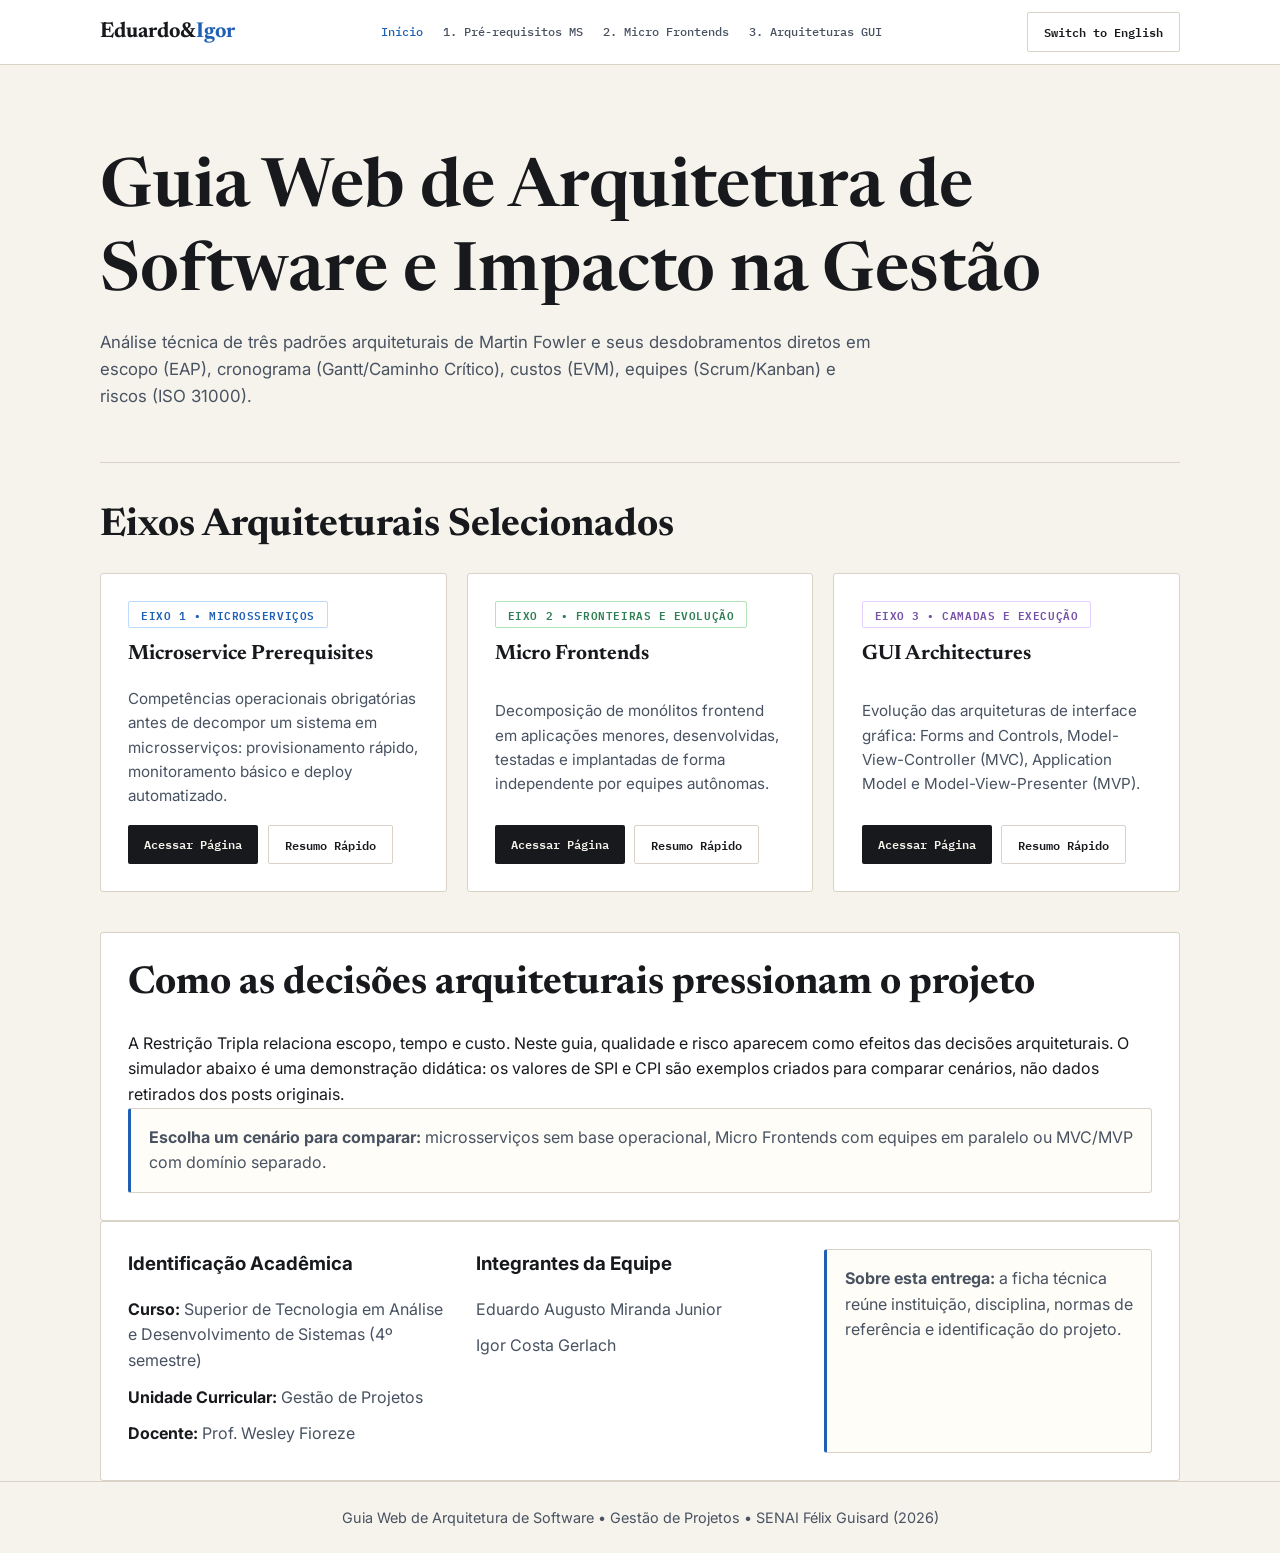
<file: index.html>
<!DOCTYPE html>
<html lang="pt-BR">
<head>
  <meta charset="UTF-8">
  <meta name="viewport" content="width=device-width, initial-scale=1.0">
  <title>Guia Web de Arquitetura de Software - Gestão de Projetos</title>
  <link rel="stylesheet" href="src/css/style.css">
</head>
<body data-page="home">
  <header class="navbar">
    <div class="container nav-content">
      <a href="index.html" class="brand">Eduardo&<span>Igor</span></a>
      <nav class="nav-links">
        <a href="index.html" class="active" data-i18n="nav_home">Início</a>
        <a href="src/html/prerequisites.html" data-i18n="nav_post1">1. Pré-requisitos MS</a>
        <a href="src/html/microfrontends.html" data-i18n="nav_post2">2. Micro Frontends</a>
        <a href="src/html/gui-archs.html" data-i18n="nav_post3">3. Arquiteturas GUI</a>
      </nav>
      <div class="nav-actions">
        <button class="btn-outline" id="langToggle" onclick="toggleLanguage()">EN</button>
      </div>
    </div>
  </header>

  <main class="container">
    <section class="hero">
      <h1 data-i18n="hero_title">Guia Web de Arquitetura de Software e Impacto na Gestão</h1>
      <p data-i18n="hero_desc">Análise técnica de três padrões arquiteturais de Martin Fowler e seus desdobramentos diretos em escopo (EAP), cronograma (Gantt/Caminho Crítico), custos (EVM), equipes (Scrum/Kanban) e riscos (ISO 31000).</p>
    </section>

    <section class="section">
      <h2 class="section-title" data-i18n="axes_title">Eixos Arquiteturais Selecionados</h2>
      <div class="grid-3">
        <article class="card">
          <div class="card-header">
            <span class="tag tag-blue" data-i18n="axis_1">Eixo 1 • Microsserviços</span>
            <h3>Microservice Prerequisites</h3>
          </div>
          <p data-i18n="card1_desc">Competências operacionais obrigatórias antes de decompor um sistema em microsserviços: provisionamento rápido, monitoramento básico e deploy automatizado.</p>
          <div class="card-footer">
            <a href="src/html/prerequisites.html" class="btn-primary" data-i18n="btn_read">Acessar Página</a>
            <button class="btn-outline" onclick="openModal('modal-preview-1')" data-i18n="btn_quick">Abrir resumo contextual</button>
          </div>
        </article>

        <article class="card">
          <div class="card-header">
            <span class="tag tag-green" data-i18n="axis_2">Eixo 2 • Fronteiras e Evolução</span>
            <h3>Micro Frontends</h3>
          </div>
          <p data-i18n="card2_desc">Decomposição de monólitos frontend em aplicações menores, desenvolvidas, testadas e implantadas de forma independente por equipes autônomas.</p>
          <div class="card-footer">
            <a href="src/html/microfrontends.html" class="btn-primary" data-i18n="btn_read">Acessar Página</a>
            <button class="btn-outline" onclick="openModal('modal-preview-2')" data-i18n="btn_quick">Abrir resumo contextual</button>
          </div>
        </article>

        <article class="card">
          <div class="card-header">
            <span class="tag tag-purple" data-i18n="axis_3">Eixo 3 • Camadas e Execução</span>
            <h3>GUI Architectures</h3>
          </div>
          <p data-i18n="card3_desc">Evolução das arquiteturas de interface gráfica: Forms and Controls, Model-View-Controller (MVC), Application Model e Model-View-Presenter (MVP).</p>
          <div class="card-footer">
            <a href="src/html/gui-archs.html" class="btn-primary" data-i18n="btn_read">Acessar Página</a>
            <button class="btn-outline" onclick="openModal('modal-preview-3')" data-i18n="btn_quick">Abrir resumo contextual</button>
          </div>
        </article>
      </div>
    </section>

    <section class="section content-box">
      <h2 class="section-title">Como as decisões arquiteturais pressionam o projeto</h2>
      <p>A Restrição Tripla relaciona escopo, tempo e custo. Neste guia, qualidade e risco aparecem como efeitos das decisões arquiteturais. O simulador abaixo é uma demonstração didática: os valores de SPI e CPI são exemplos criados para comparar cenários, não dados retirados dos posts originais.</p>
      <div class="interactive-panel">
        <p><strong>Escolha um cenário para comparar:</strong> microsserviços sem base operacional, Micro Frontends com equipes em paralelo ou MVC/MVP com domínio separado.</p>
      </div>
    </section>

    <section class="section info-panel">
      <div class="grid-2">
        <div>
          <h3 data-i18n="ident_title">Identificação Acadêmica</h3>
          <ul class="clean-list">
            <li><strong data-i18n="lbl_course">Curso:</strong> <span data-i18n="val_course">Superior de Tecnologia em Análise e Desenvolvimento de Sistemas (4º semestre)</span></li>
            <li><strong data-i18n="lbl_uc">Unidade Curricular:</strong> <span data-i18n="val_uc">Gestão de Projetos</span></li>
            <li><strong data-i18n="lbl_prof">Docente:</strong> Prof. Wesley Fioreze</li>
          </ul>
        </div>
        <div>
          <h3 data-i18n="team_title">Integrantes da Equipe</h3>
          <ul class="clean-list">
            <li>Eduardo Augusto Miranda Junior</li>
            <li>Igor Costa Gerlach</li>
          </ul>
        </div>
        <div class="interactive-panel">
          <p><strong>Sobre esta entrega:</strong> a ficha técnica reúne instituição, disciplina, normas de referência e identificação do projeto.</p>
        </div>
      </div>
    </section>
  </main>

  <div class="modal-overlay" id="modal-identificacao">
    <div class="modal">
      <div class="modal-header">
        <h3 data-i18n="modal_id_title">Ficha Técnica do Projeto</h3>
        <button class="modal-close" onclick="closeModal('modal-identificacao')">&times;</button>
      </div>
      <div class="modal-body">
        <p><strong data-i18n="lbl_inst">Instituição:</strong> Faculdade de Tecnologia SENAI "Félix Guisard" - Taubaté/SP</p>
        <p><strong data-i18n="lbl_course">Curso:</strong> Tecnologia em Análise e Desenvolvimento de Sistemas - 4º Semestre</p>
        <p><strong data-i18n="lbl_uc">Disciplina:</strong> Gestão de Projetos (Prof. Wesley Fioreze)</p>
        <p><strong>Normas de Referência:</strong> PMBOK 7ª Ed. (PMI), ISO/IEC/IEEE 42010:2022, ISO/IEC 9126 e ISO 31000.</p>
      </div>
    </div>
  </div>

  <div class="modal-overlay" id="modal-tripla">
    <div class="modal">
      <div class="modal-header">
        <h3 data-i18n="modal_tripla_title">Simulador de Decisão Arquitetural na Restrição Tripla</h3>
        <button class="modal-close" onclick="closeModal('modal-tripla')">&times;</button>
      </div>
      <div class="modal-body">
        <p data-i18n="sim_intro">A Restrição Tripla representa o equilíbrio entre escopo, tempo e custo. Neste guia, qualidade e risco aparecem como efeitos da decisão arquitetural. Selecione um cenário para visualizar uma simulação didática de impacto; os valores de SPI e CPI são ilustrativos, não dados extraídos dos posts originais.</p>
        <div class="scenario-grid">
          <button class="scenario-card" data-scenario="ms" onclick="simulateScenario('ms')"><strong>Microsserviços</strong><span>Sem base operacional</span></button>
          <button class="scenario-card" data-scenario="mfe" onclick="simulateScenario('mfe')"><strong>Micro Frontends</strong><span>Equipes em paralelo</span></button>
          <button class="scenario-card" data-scenario="mvc" onclick="simulateScenario('mvc')"><strong>MVC / MVP</strong><span>Domínio separado</span></button>
        </div>
        <div id="sim-result" class="sim-box">
          <p>Clique em um dos cenários acima para visualizar os indicadores de impacto (SPI, CPI e Risco).</p>
        </div>
      </div>
    </div>
  </div>

  <div class="modal-overlay" id="modal-preview-1">
    <div class="modal">
      <div class="modal-header">
        <h3>Preview • Microservice Prerequisites</h3>
        <button class="modal-close" onclick="closeModal('modal-preview-1')">&times;</button>
      </div>
      <div class="modal-body">
        <p><strong>Autor:</strong> Martin Fowler (2014)</p>
        <p><strong>Tríade Obrigatória:</strong> Provisionamento Rápido + Monitoramento Básico + Deploy Automatizado.</p>
        <p><strong>Impacto Crítico:</strong> Sem cultura DevOps e automação de pipeline, o custo operacional (AC) cresce exponencialmente enquanto o Valor Agregado (EV) estagna.</p>
        <a href="prerequisites.html" class="btn-primary">Ver Análise Completa</a>
      </div>
    </div>
  </div>

  <div class="modal-overlay" id="modal-preview-2">
    <div class="modal">
      <div class="modal-header">
        <h3>Preview • Micro Frontends</h3>
        <button class="modal-close" onclick="closeModal('modal-preview-2')">&times;</button>
      </div>
      <div class="modal-body">
        <p><strong>Autor:</strong> Cam Jackson (2019)</p>
        <p><strong>Conceito:</strong> Fatias verticais de negócio do banco de dados até a interface, gerenciadas por equipes autônomas com deploy independente.</p>
        <p><strong>Impacto Crítico:</strong> Elimina gargalos de integração entre squads no cronograma, mas exige governança de Design System e controle de bundle.</p>
        <a href="microfrontends.html" class="btn-primary">Ver Análise Completa</a>
      </div>
    </div>
  </div>

  <div class="modal-overlay" id="modal-preview-3">
    <div class="modal">
      <div class="modal-header">
        <h3>Preview • GUI Architectures</h3>
        <button class="modal-close" onclick="closeModal('modal-preview-3')">&times;</button>
      </div>
      <div class="modal-body">
        <p><strong>Autor:</strong> Martin Fowler (2006)</p>
        <p><strong>Conceito:</strong> Evolução desde Forms & Controls até MVC, Application Model e MVP (Humble View) para isolar estado de tela, sessão e registro.</p>
        <p><strong>Impacto Crítico:</strong> Viabiliza testes automatizados rápidos sem dependência de interface gráfica, reduzindo retrabalho e melhorando a manutenibilidade.</p>
        <a href="gui-archs.html" class="btn-primary">Ver Análise Completa</a>
      </div>
    </div>
  </div>

  <footer class="footer">
    <div class="container">
      <p>Guia Web de Arquitetura de Software • Gestão de Projetos • SENAI Félix Guisard (2026)</p>
    </div>
  </footer>

  <script src="src/js/script.js"></script>
</body>
</html>
</file>
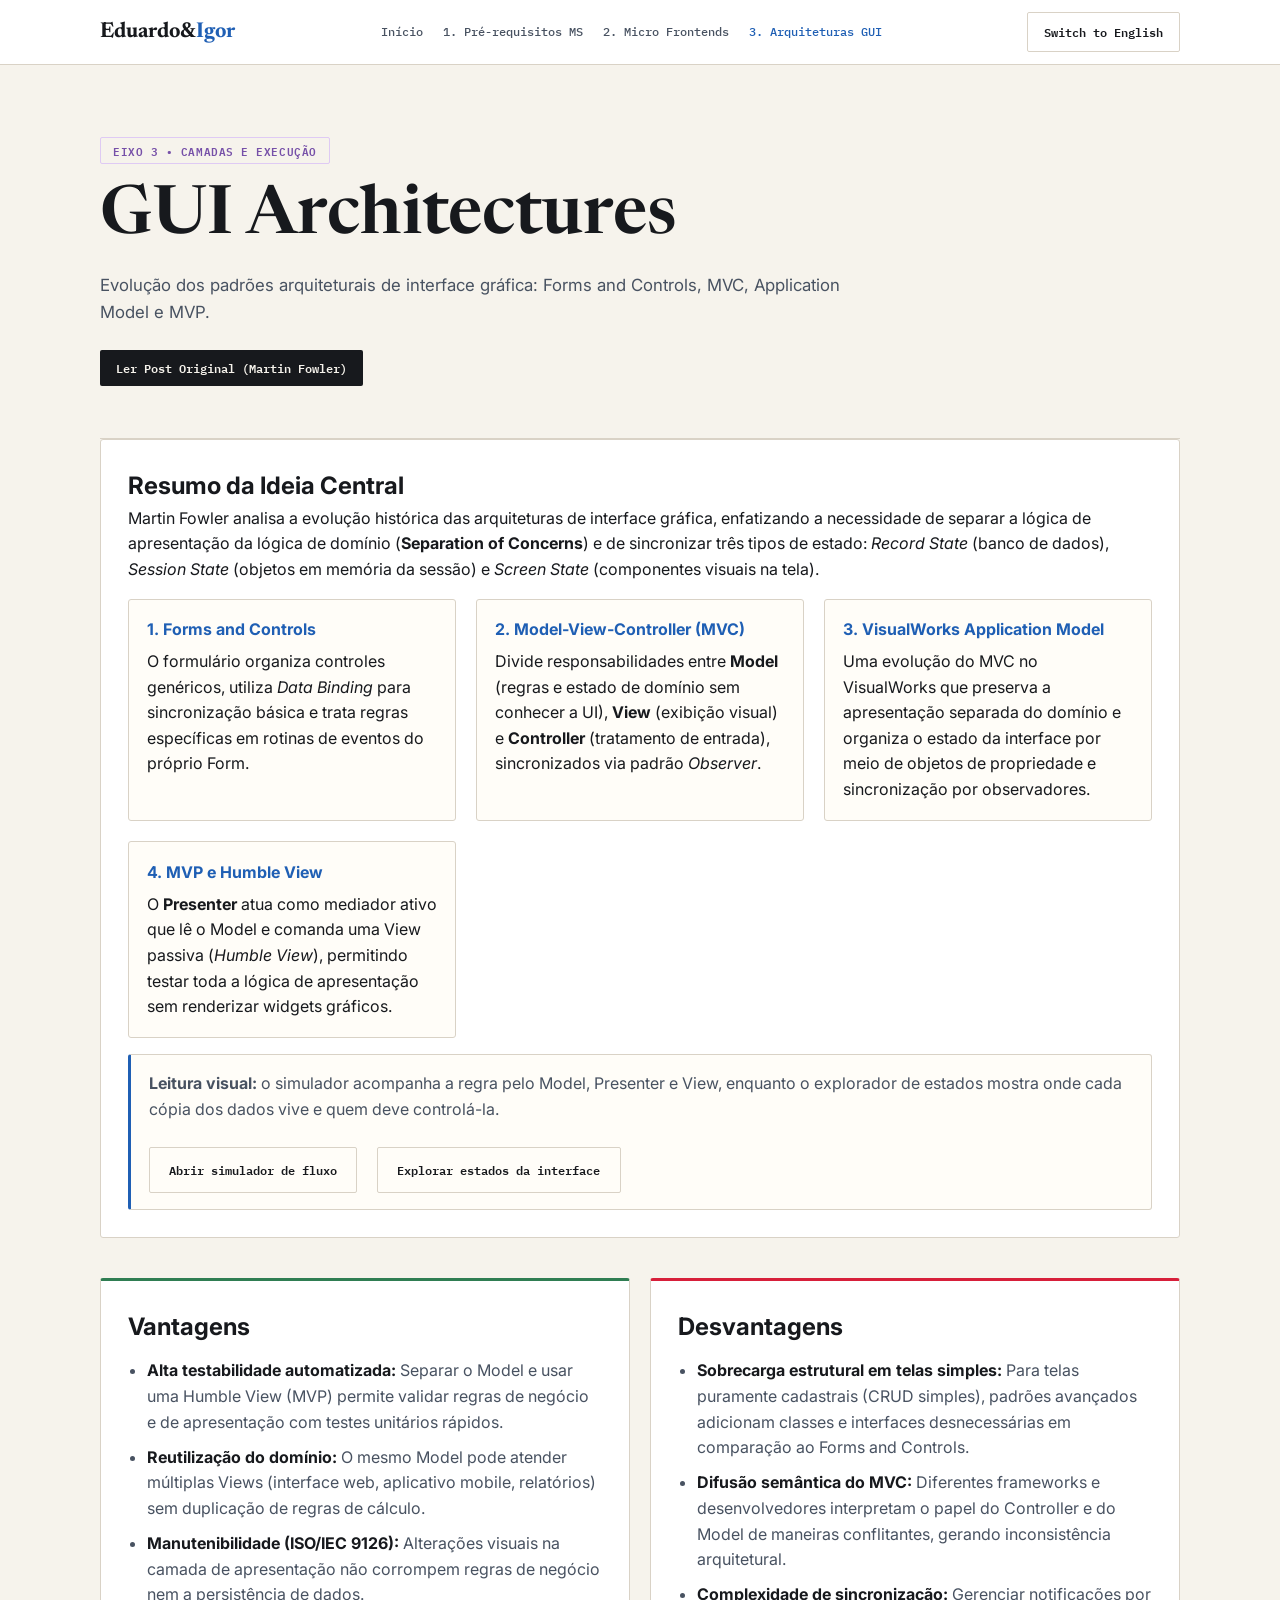
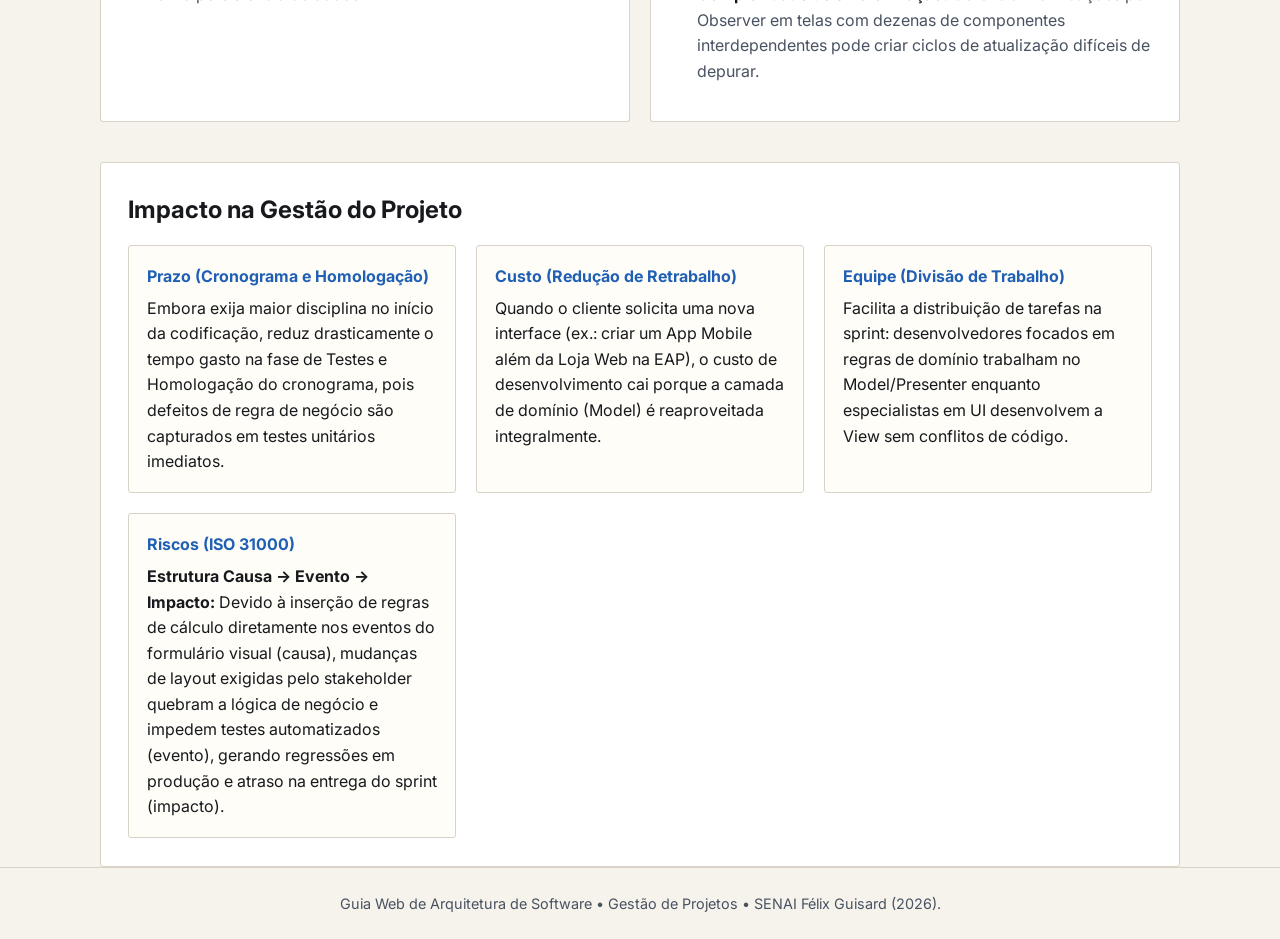
<file: src/html/gui-archs.html>
<!DOCTYPE html>
<html lang="pt-BR">
<head>
  <meta charset="UTF-8">
  <meta name="viewport" content="width=device-width, initial-scale=1.0">
  <title>GUI Architectures - Guia de Arquitetura</title>
  <link rel="stylesheet" href="../css/style.css">
</head>
<body data-page="gui">
  <header class="navbar">
    <div class="container nav-content">
      <a href="index.html" class="brand">Eduardo&<span>Igor</span></a>
      <nav class="nav-links">
        <a href="../../index.html" data-i18n="nav_home">Início</a>
        <a href="prerequisites.html" data-i18n="nav_post1">1. Pré-requisitos MS</a>
        <a href="microfrontends.html" data-i18n="nav_post2">2. Micro Frontends</a>
        <a href="gui-archs.html" class="active" data-i18n="nav_post3">3. Arquiteturas GUI</a>
      </nav>
      <div class="nav-actions">
        <button class="btn-outline" id="langToggle" onclick="toggleLanguage()">EN</button>
      </div>
    </div>
  </header>

  <main class="container">
    <section class="page-header">
      <span class="tag tag-purple">Eixo 3 • Camadas e Execução</span>
      <h1>GUI Architectures</h1>
      <p class="subtitle">Evolução dos padrões arquiteturais de interface gráfica: Forms and Controls, MVC, Application Model e MVP.</p>
      <div class="header-actions">
        <a href="https://martinfowler.com/eaaDev/uiArchs.html" target="_blank" rel="noopener noreferrer" class="btn-primary">Ler Post Original (Martin Fowler)</a>
      </div>
    </section>

    <section class="section content-box">
      <h2>Resumo da Ideia Central</h2>
      <p>Martin Fowler analisa a evolução histórica das arquiteturas de interface gráfica, enfatizando a necessidade de separar a lógica de apresentação da lógica de domínio (<strong>Separation of Concerns</strong>) e de sincronizar três tipos de estado: <em>Record State</em> (banco de dados), <em>Session State</em> (objetos em memória da sessão) e <em>Screen State</em> (componentes visuais na tela).</p>
      <div class="grid-3 mt-1">
        <div class="mini-card">
          <h4>1. Forms and Controls</h4>
          <p>O formulário organiza controles genéricos, utiliza <em>Data Binding</em> para sincronização básica e trata regras específicas em rotinas de eventos do próprio Form.</p>
        </div>
        <div class="mini-card">
          <h4>2. Model-View-Controller (MVC)</h4>
          <p>Divide responsabilidades entre <strong>Model</strong> (regras e estado de domínio sem conhecer a UI), <strong>View</strong> (exibição visual) e <strong>Controller</strong> (tratamento de entrada), sincronizados via padrão <em>Observer</em>.</p>
        </div>
        <div class="mini-card">
          <h4>3. VisualWorks Application Model</h4>
          <p>Uma evolução do MVC no VisualWorks que preserva a apresentação separada do domínio e organiza o estado da interface por meio de objetos de propriedade e sincronização por observadores.</p>
        </div>
        <div class="mini-card">
          <h4>4. MVP e Humble View</h4>
          <p>O <strong>Presenter</strong> atua como mediador ativo que lê o Model e comanda uma View passiva (<em>Humble View</em>), permitindo testar toda a lógica de apresentação sem renderizar widgets gráficos.</p>
        </div>
      </div>
      <div class="interactive-panel mt-1">
        <p><strong>Leitura visual:</strong> o simulador acompanha a regra pelo Model, Presenter e View, enquanto o explorador de estados mostra onde cada cópia dos dados vive e quem deve controlá-la.</p>
        <div class="header-actions">
          <button class="btn-secondary" onclick="openModal('modal-gui-fluxo')">Abrir simulador de fluxo</button>
          <button class="btn-outline" onclick="openModal('modal-gui-estados')">Explorar estados da interface</button>
        </div>
      </div>
    </section>

    <section class="section grid-2">
      <div class="content-box border-green">
        <h2>Vantagens</h2>
        <ul class="styled-list">
          <li><strong>Alta testabilidade automatizada:</strong> Separar o Model e usar uma Humble View (MVP) permite validar regras de negócio e de apresentação com testes unitários rápidos.</li>
          <li><strong>Reutilização do domínio:</strong> O mesmo Model pode atender múltiplas Views (interface web, aplicativo mobile, relatórios) sem duplicação de regras de cálculo.</li>
          <li><strong>Manutenibilidade (ISO/IEC 9126):</strong> Alterações visuais na camada de apresentação não corrompem regras de negócio nem a persistência de dados.</li>
        </ul>
      </div>

      <div class="content-box border-red">
        <h2>Desvantagens</h2>
        <ul class="styled-list">
          <li><strong>Sobrecarga estrutural em telas simples:</strong> Para telas puramente cadastrais (CRUD simples), padrões avançados adicionam classes e interfaces desnecessárias em comparação ao Forms and Controls.</li>
          <li><strong>Difusão semântica do MVC:</strong> Diferentes frameworks e desenvolvedores interpretam o papel do Controller e do Model de maneiras conflitantes, gerando inconsistência arquitetural.</li>
          <li><strong>Complexidade de sincronização:</strong> Gerenciar notificações por Observer em telas com dezenas de componentes interdependentes pode criar ciclos de atualização difíceis de depurar.</li>
        </ul>
      </div>
    </section>

    <section class="section content-box">
      <h2>Impacto na Gestão do Projeto</h2>
      <div class="grid-2 mt-1">
        <div class="mini-card">
          <h4>Prazo (Cronograma e Homologação)</h4>
          <p>Embora exija maior disciplina no início da codificação, reduz drasticamente o tempo gasto na fase de Testes e Homologação do cronograma, pois defeitos de regra de negócio são capturados em testes unitários imediatos.</p>
        </div>
        <div class="mini-card">
          <h4>Custo (Redução de Retrabalho)</h4>
          <p>Quando o cliente solicita uma nova interface (ex.: criar um App Mobile além da Loja Web na EAP), o custo de desenvolvimento cai porque a camada de domínio (Model) é reaproveitada integralmente.</p>
        </div>
        <div class="mini-card">
          <h4>Equipe (Divisão de Trabalho)</h4>
          <p>Facilita a distribuição de tarefas na sprint: desenvolvedores focados em regras de domínio trabalham no Model/Presenter enquanto especialistas em UI desenvolvem a View sem conflitos de código.</p>
        </div>
        <div class="mini-card">
          <h4>Riscos (ISO 31000)</h4>
          <p><strong>Estrutura Causa → Evento → Impacto:</strong> Devido à inserção de regras de cálculo diretamente nos eventos do formulário visual (causa), mudanças de layout exigidas pelo stakeholder quebram a lógica de negócio e impedem testes automatizados (evento), gerando regressões em produção e atraso na entrega do sprint (impacto).</p>
        </div>
      </div>
    </section>
  </main>

  <div class="modal-overlay" id="modal-gui-fluxo">
    <div class="modal modal-wide">
      <div class="modal-header">
        <h3>Simulador Interativo: Cálculo de Variância (Exemplo de Fowler)</h3>
        <button class="modal-close" onclick="closeModal('modal-gui-fluxo')">&times;</button>
      </div>
      <div class="modal-body">
        <p class="modal-intro">Altere os valores e acompanhe como a regra percorre o Model, o Presenter e a View.</p>
        <div class="modal-layout">
          <div class="modal-tabs">
            <button class="modal-tab active" onclick="switchModalTab(this, 'gui-panel-simulador')">Simulador</button>
            <button class="modal-tab" onclick="switchModalTab(this, 'gui-panel-fluxo')">Fluxo</button>
          </div>
          <div>
            <section class="modal-panel active" id="gui-panel-simulador">
              <div class="sim-form">
                <label>Meta (Target): <input type="number" id="guiTarget" value="100" oninput="runGuiSimulation()"></label>
                <label>Leitura (Actual): <input type="number" id="guiActual" value="85" oninput="runGuiSimulation()"></label>
              </div>
              <div id="gui-sim-output" class="sim-box mt-1"></div>
            </section>
            <section class="modal-panel" id="gui-panel-fluxo">
              <div class="flow-map">
                <div class="flow-node"><strong>Model</strong><span>Calcula a variância</span></div>
                <div class="flow-arrow">→</div>
                <div class="flow-node"><strong>Presenter</strong><span>Interpreta o resultado</span></div>
                <div class="flow-arrow">→</div>
                <div class="flow-node"><strong>View</strong><span>Exibe o estado</span></div>
              </div>
              <div class="sim-box"><strong>Teste a separação:</strong><p class="mt-1">A View recebe apenas o resultado pronto. A regra de comparação não precisa conhecer nenhum widget.</p></div>
            </section>
          </div>
        </div>
      </div>
    </div>
  </div>

  <div class="modal-overlay" id="modal-gui-estados">
    <div class="modal modal-wide">
      <div class="modal-header">
        <h3>Os Três Estados de Dados em Arquiteturas GUI</h3>
        <button class="modal-close" onclick="closeModal('modal-gui-estados')">&times;</button>
      </div>
      <div class="modal-body">
        <p class="modal-intro">Selecione um estado para entender onde ele vive e quem deve controlá-lo.</p>
        <div class="state-cards">
          <button class="state-card active" onclick="showGuiState('record', this)"><strong>Record State</strong><span>Persistido no banco</span></button>
          <button class="state-card" onclick="showGuiState('session', this)"><strong>Session State</strong><span>Memória da sessão</span></button>
          <button class="state-card" onclick="showGuiState('screen', this)"><strong>Screen State</strong><span>Controles da tela</span></button>
        </div>
        <div id="gui-state-detail" class="sim-box mt-1"><strong>Record State</strong><p>É a fonte persistida e compartilhada. Alterações aqui precisam passar por regras do domínio antes de chegar à tela.</p></div>
      </div>
    </div>
  </div>

  <footer class="footer">
    <div class="container">
      <p>Guia Web de Arquitetura de Software • Gestão de Projetos • SENAI Félix Guisard (2026).</p>
    </div>
  </footer>

  <script src="../js/script.js"></script>
</body>
</html>
</file>
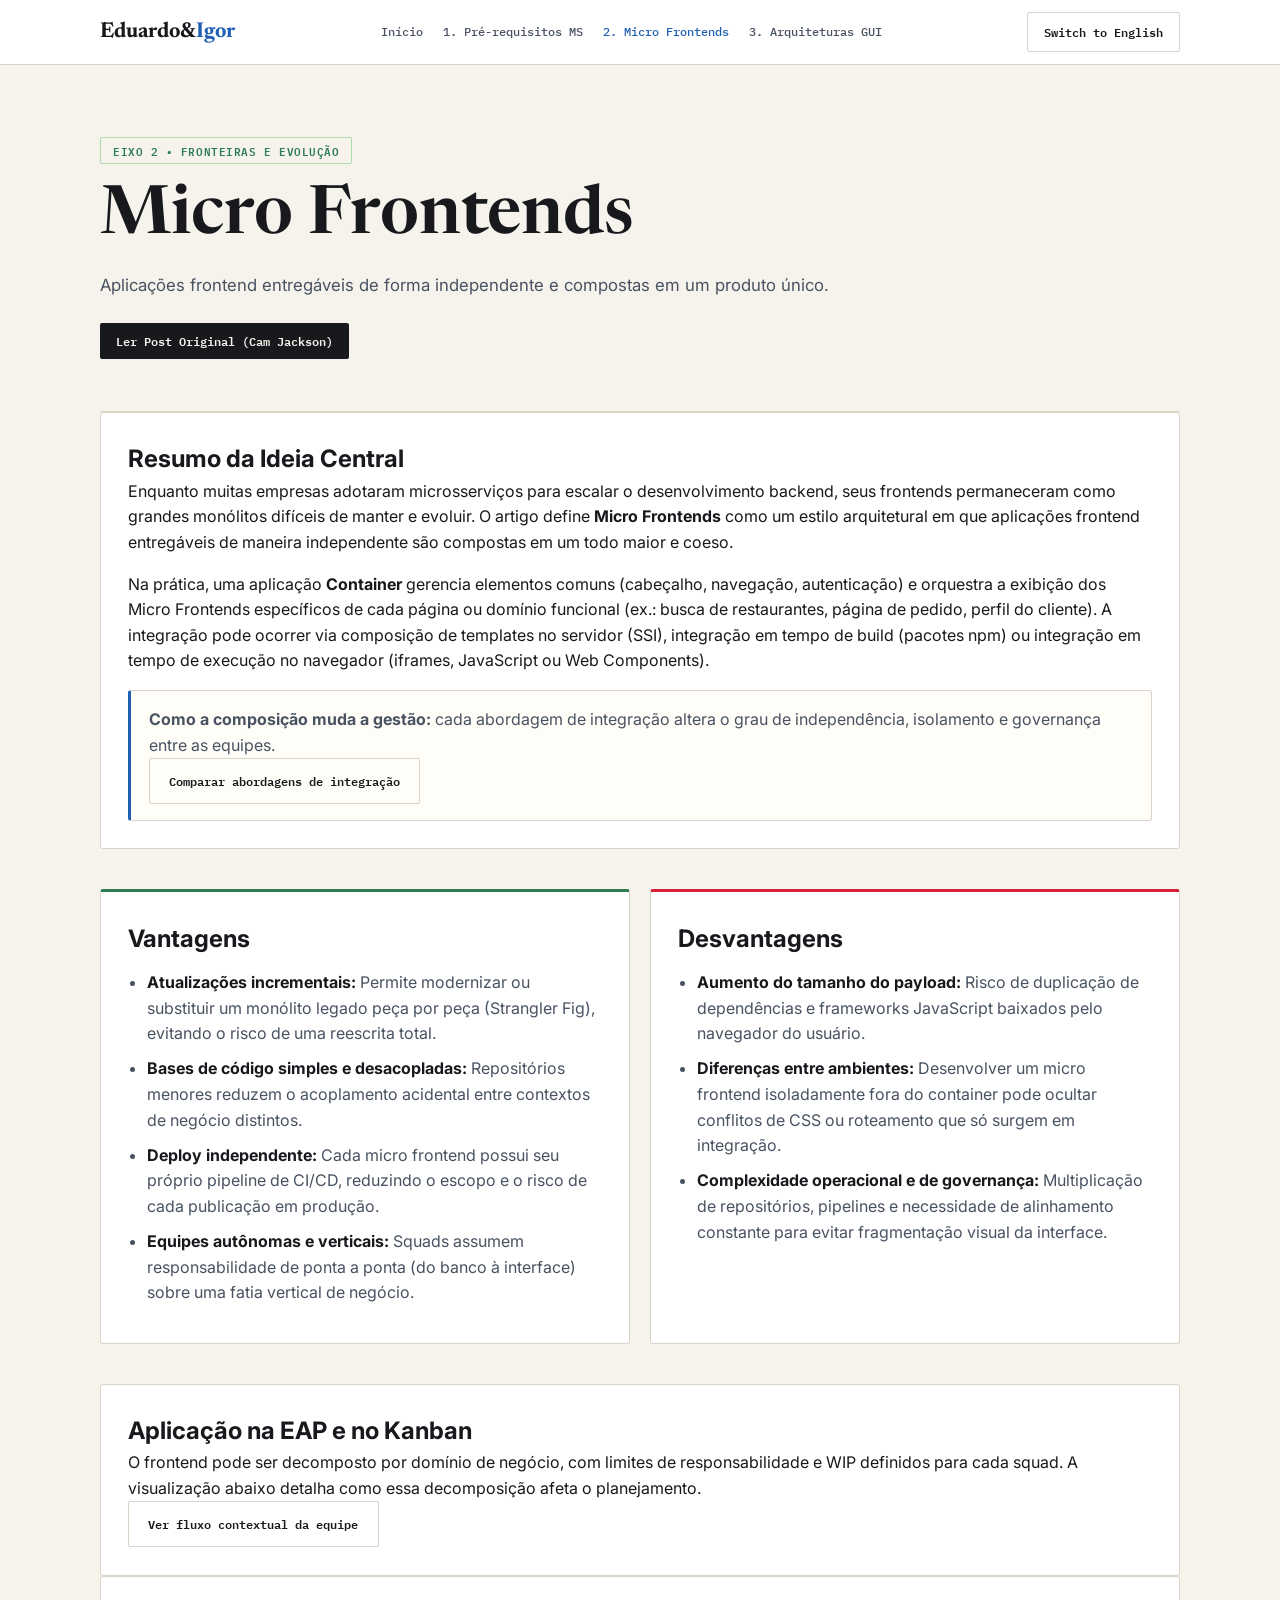
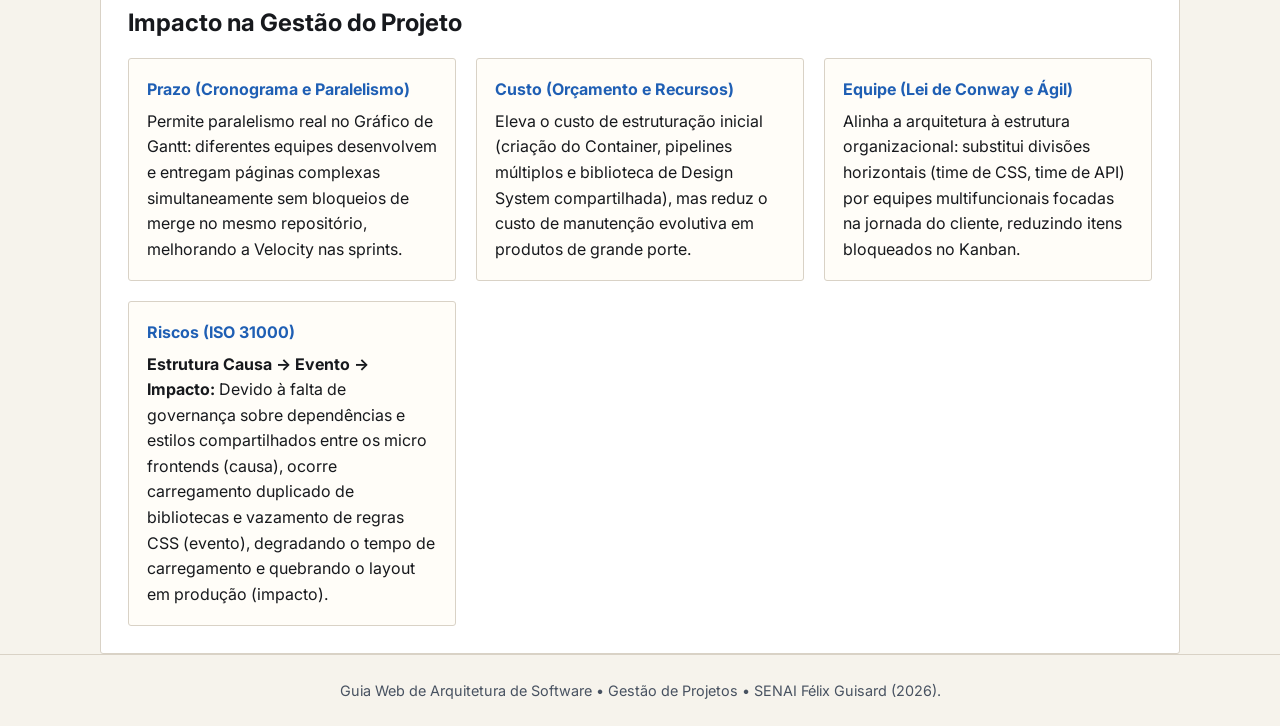
<file: src/html/microfrontends.html>
<!DOCTYPE html>
<html lang="pt-BR">
<head>
  <meta charset="UTF-8">
  <meta name="viewport" content="width=device-width, initial-scale=1.0">
  <title>Micro Frontends - Guia de Arquitetura</title>
  <link rel="stylesheet" href="../css/style.css">
</head>
<body data-page="microfrontends">
  <header class="navbar">
    <div class="container nav-content">
      <a href="index.html" class="brand">Eduardo&<span>Igor</span></a>
      <nav class="nav-links">
        <a href="../../index.html" data-i18n="nav_home">Início</a>
        <a href="prerequisites.html" data-i18n="nav_post1">1. Pré-requisitos MS</a>
        <a href="microfrontends.html" class="active" data-i18n="nav_post2">2. Micro Frontends</a>
        <a href="gui-archs.html" data-i18n="nav_post3">3. Arquiteturas GUI</a>
      </nav>
      <div class="nav-actions">
        <button class="btn-outline" id="langToggle" onclick="toggleLanguage()">EN</button>
      </div>
    </div>
  </header>

  <main class="container">
    <section class="page-header">
      <span class="tag tag-green">Eixo 2 • Fronteiras e Evolução</span>
      <h1>Micro Frontends</h1>
      <p class="subtitle">Aplicações frontend entregáveis de forma independente e compostas em um produto único.</p>
      <div class="header-actions">
        <a href="https://martinfowler.com/articles/micro-frontends.html" target="_blank" rel="noopener noreferrer" class="btn-primary">Ler Post Original (Cam Jackson)</a>
      </div>
    </section>

    <section class="section content-box">
      <h2>Resumo da Ideia Central</h2>
      <p>Enquanto muitas empresas adotaram microsserviços para escalar o desenvolvimento backend, seus frontends permaneceram como grandes monólitos difíceis de manter e evoluir. O artigo define <strong>Micro Frontends</strong> como um estilo arquitetural em que aplicações frontend entregáveis de maneira independente são compostas em um todo maior e coeso.</p>
      <p class="mt-1">Na prática, uma aplicação <strong>Container</strong> gerencia elementos comuns (cabeçalho, navegação, autenticação) e orquestra a exibição dos Micro Frontends específicos de cada página ou domínio funcional (ex.: busca de restaurantes, página de pedido, perfil do cliente). A integração pode ocorrer via composição de templates no servidor (SSI), integração em tempo de build (pacotes npm) ou integração em tempo de execução no navegador (iframes, JavaScript ou Web Components).</p>
      <div class="interactive-panel mt-1">
        <p><strong>Como a composição muda a gestão:</strong> cada abordagem de integração altera o grau de independência, isolamento e governança entre as equipes.</p>
        <button class="btn-secondary" onclick="openModal('modal-mfe-integracao')">Comparar abordagens de integração</button>
      </div>
    </section>

    <section class="section grid-2">
      <div class="content-box border-green">
        <h2>Vantagens</h2>
        <ul class="styled-list">
          <li><strong>Atualizações incrementais:</strong> Permite modernizar ou substituir um monólito legado peça por peça (Strangler Fig), evitando o risco de uma reescrita total.</li>
          <li><strong>Bases de código simples e desacopladas:</strong> Repositórios menores reduzem o acoplamento acidental entre contextos de negócio distintos.</li>
          <li><strong>Deploy independente:</strong> Cada micro frontend possui seu próprio pipeline de CI/CD, reduzindo o escopo e o risco de cada publicação em produção.</li>
          <li><strong>Equipes autônomas e verticais:</strong> Squads assumem responsabilidade de ponta a ponta (do banco à interface) sobre uma fatia vertical de negócio.</li>
        </ul>
      </div>

      <div class="content-box border-red">
        <h2>Desvantagens</h2>
        <ul class="styled-list">
          <li><strong>Aumento do tamanho do payload:</strong> Risco de duplicação de dependências e frameworks JavaScript baixados pelo navegador do usuário.</li>
          <li><strong>Diferenças entre ambientes:</strong> Desenvolver um micro frontend isoladamente fora do container pode ocultar conflitos de CSS ou roteamento que só surgem em integração.</li>
          <li><strong>Complexidade operacional e de governança:</strong> Multiplicação de repositórios, pipelines e necessidade de alinhamento constante para evitar fragmentação visual da interface.</li>
        </ul>
      </div>
    </section>

    <section class="section content-box">
      <h2>Aplicação na EAP e no Kanban</h2>
      <p>O frontend pode ser decomposto por domínio de negócio, com limites de responsabilidade e WIP definidos para cada squad. A visualização abaixo detalha como essa decomposição afeta o planejamento.</p>
      <button class="btn-outline" onclick="openModal('modal-mfe-kanban')">Ver fluxo contextual da equipe</button>
    </section>

    <section class="section content-box">
      <h2>Impacto na Gestão do Projeto</h2>
      <div class="grid-2 mt-1">
        <div class="mini-card">
          <h4>Prazo (Cronograma e Paralelismo)</h4>
          <p>Permite paralelismo real no Gráfico de Gantt: diferentes equipes desenvolvem e entregam páginas complexas simultaneamente sem bloqueios de merge no mesmo repositório, melhorando a Velocity nas sprints.</p>
        </div>
        <div class="mini-card">
          <h4>Custo (Orçamento e Recursos)</h4>
          <p>Eleva o custo de estruturação inicial (criação do Container, pipelines múltiplos e biblioteca de Design System compartilhada), mas reduz o custo de manutenção evolutiva em produtos de grande porte.</p>
        </div>
        <div class="mini-card">
          <h4>Equipe (Lei de Conway e Ágil)</h4>
          <p>Alinha a arquitetura à estrutura organizacional: substitui divisões horizontais (time de CSS, time de API) por equipes multifuncionais focadas na jornada do cliente, reduzindo itens bloqueados no Kanban.</p>
        </div>
        <div class="mini-card">
          <h4>Riscos (ISO 31000)</h4>
          <p><strong>Estrutura Causa → Evento → Impacto:</strong> Devido à falta de governança sobre dependências e estilos compartilhados entre os micro frontends (causa), ocorre carregamento duplicado de bibliotecas e vazamento de regras CSS (evento), degradando o tempo de carregamento e quebrando o layout em produção (impacto).</p>
        </div>
      </div>
    </section>
  </main>

  <div class="modal-overlay" id="modal-mfe-integracao">
    <div class="modal">
      <div class="modal-header">
        <h3>Abordagens de Integração de Micro Frontends</h3>
        <button class="modal-close" onclick="closeModal('modal-mfe-integracao')">&times;</button>
      </div>
      <div class="modal-body">
        <div class="sim-controls">
          <button class="btn-outline" onclick="showMfeApproach('build')">Build-time (NPM)</button>
          <button class="btn-outline" onclick="showMfeApproach('iframe')">Run-time (iframes)</button>
          <button class="btn-outline" onclick="showMfeApproach('js')">Run-time (JS / Web Components)</button>
        </div>
        <div id="mfe-approach-box" class="sim-box mt-1">
          <p>Selecione uma abordagem acima para analisar seus trade-offs técnicos e de gestão.</p>
        </div>
      </div>
    </div>
  </div>

  <div class="modal-overlay" id="modal-mfe-kanban">
    <div class="modal">
      <div class="modal-header">
        <h3>Decomposição na EAP e Fluxo Kanban • Eixo 2</h3>
        <button class="modal-close" onclick="closeModal('modal-mfe-kanban')">&times;</button>
      </div>
      <div class="modal-body">
        <p><strong>Impacto na EAP (Regra dos 100%):</strong> O ramo de Frontend deixa de ser um pacote monolítico e passa a ser decomposto por domínio de negócio (3.2.1 Container App, 3.2.2 MFE Catálogo, 3.2.3 MFE Checkout).</p>
        <p class="mt-1"><strong>Impacto no WIP (Kanban):</strong> Cada squad controla seu próprio limite de Work In Progress sem travar a coluna de deploy das demais equipes.</p>
      </div>
    </div>
  </div>

  <footer class="footer">
    <div class="container">
      <p>Guia Web de Arquitetura de Software • Gestão de Projetos • SENAI Félix Guisard (2026).</p>
    </div>
  </footer>

  <script src="../js/script.js"></script>
</body>
</html>
</file>
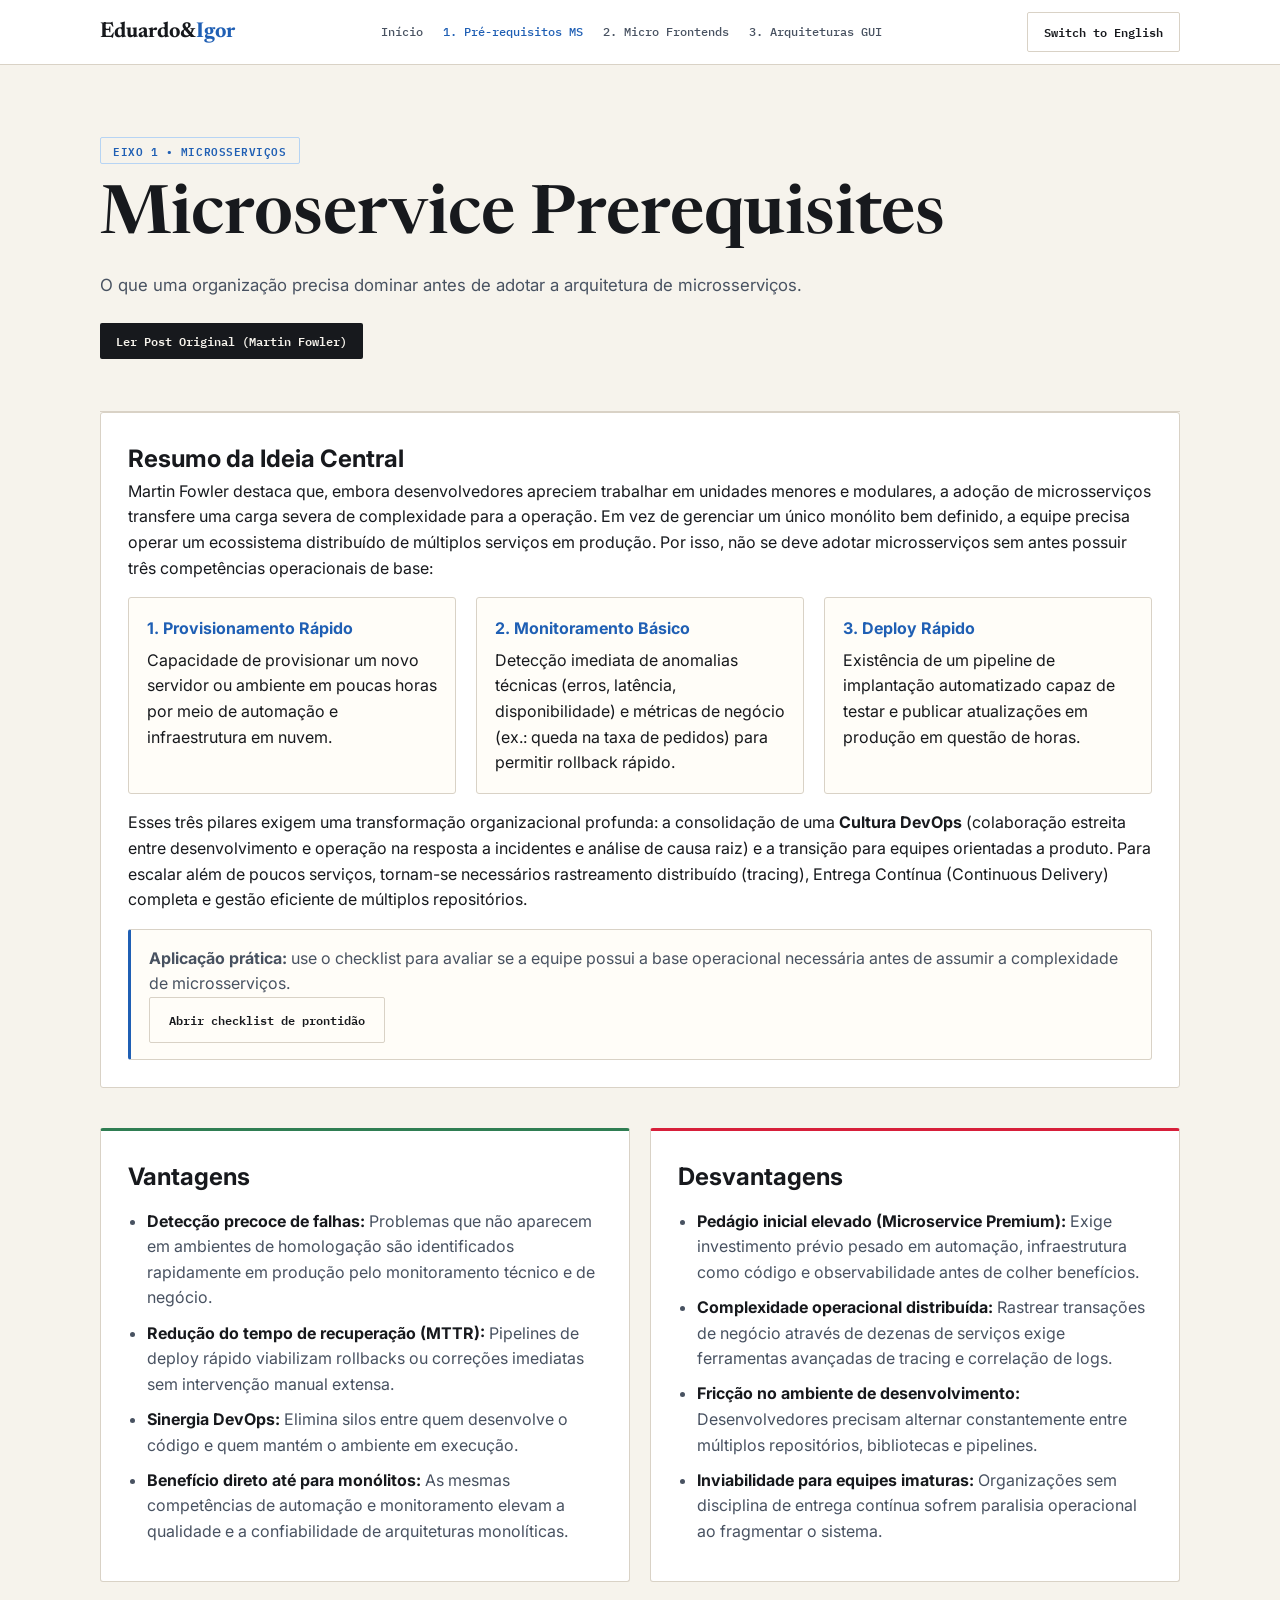
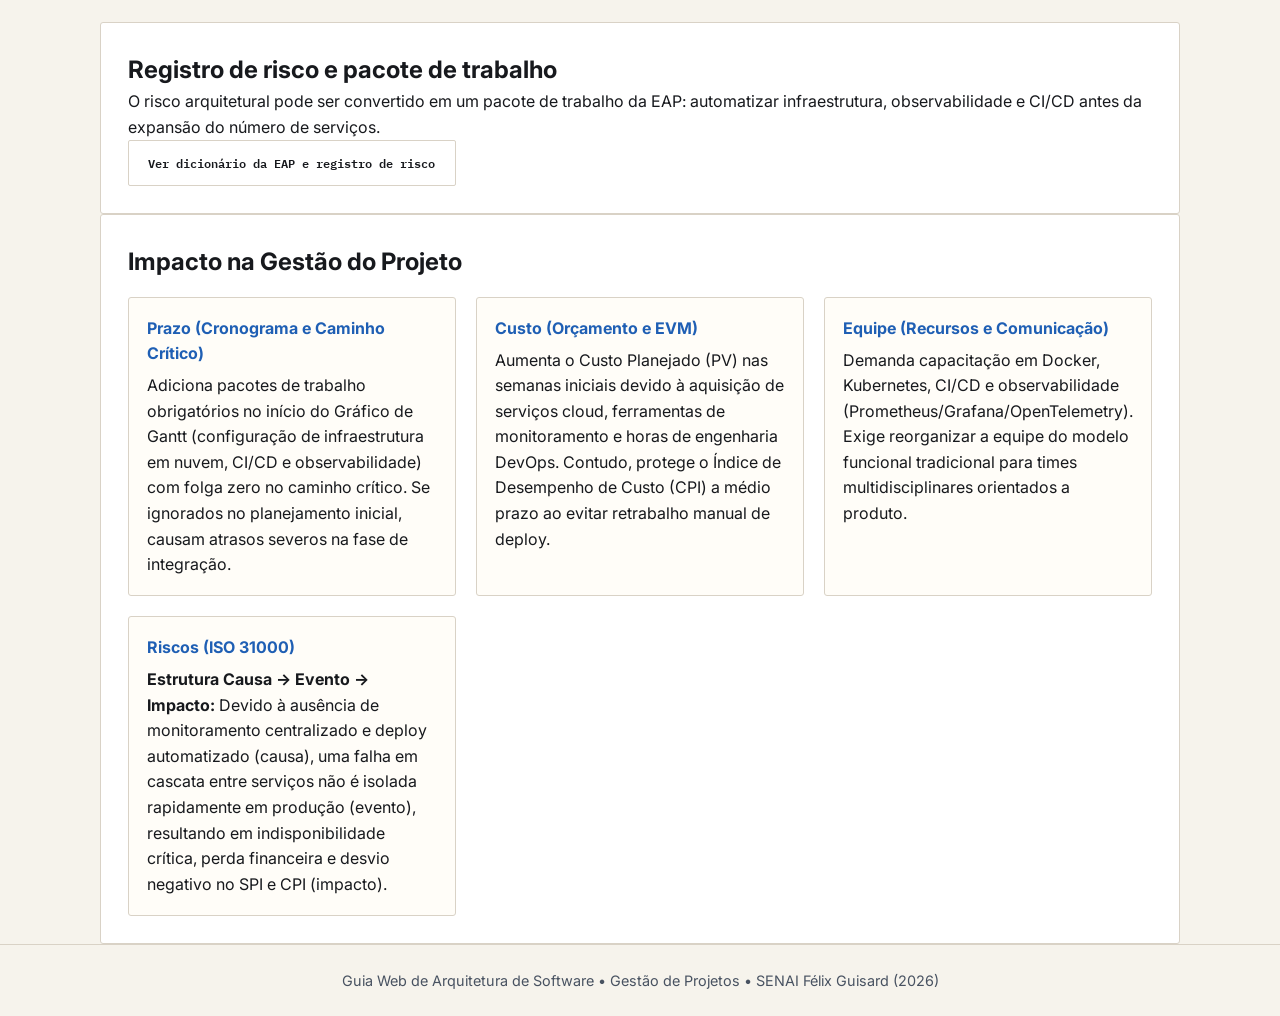
<file: src/html/prerequisites.html>
<!DOCTYPE html>
<html lang="pt-BR">
<head>
  <meta charset="UTF-8">
  <meta name="viewport" content="width=device-width, initial-scale=1.0">
  <title>Microservice Prerequisites - Guia de Arquitetura</title>
  <link rel="stylesheet" href="../css/style.css">
</head>
<body data-page="prerequisites">
  <header class="navbar">
    <div class="container nav-content">
      <a href="index.html" class="brand">Eduardo&<span>Igor</span></a>
      <nav class="nav-links">
        <a href="../../index.html" data-i18n="nav_home">Início</a>
        <a href="prerequisites.html" class="active" data-i18n="nav_post1">1. Pré-requisitos MS</a>
        <a href="microfrontends.html" data-i18n="nav_post2">2. Micro Frontends</a>
        <a href="gui-archs.html" data-i18n="nav_post3">3. Arquiteturas GUI</a>
      </nav>
      <div class="nav-actions">
        <button class="btn-outline" id="langToggle" onclick="toggleLanguage()">EN</button>
      </div>
    </div>
  </header>

  <main class="container">
    <section class="page-header">
      <span class="tag tag-blue">Eixo 1 • Microsserviços</span>
      <h1>Microservice Prerequisites</h1>
      <p class="subtitle">O que uma organização precisa dominar antes de adotar a arquitetura de microsserviços.</p>
      <div class="header-actions">
        <a href="https://martinfowler.com/bliki/MicroservicePrerequisites.html" target="_blank" rel="noopener noreferrer" class="btn-primary">Ler Post Original (Martin Fowler)</a>
      </div>
    </section>

    <section class="section content-box">
      <h2>Resumo da Ideia Central</h2>
      <p>Martin Fowler destaca que, embora desenvolvedores apreciem trabalhar em unidades menores e modulares, a adoção de microsserviços transfere uma carga severa de complexidade para a operação. Em vez de gerenciar um único monólito bem definido, a equipe precisa operar um ecossistema distribuído de múltiplos serviços em produção. Por isso, não se deve adotar microsserviços sem antes possuir três competências operacionais de base:</p>
      <div class="grid-3 mt-1">
        <div class="mini-card">
          <h4>1. Provisionamento Rápido</h4>
          <p>Capacidade de provisionar um novo servidor ou ambiente em poucas horas por meio de automação e infraestrutura em nuvem.</p>
        </div>
        <div class="mini-card">
          <h4>2. Monitoramento Básico</h4>
          <p>Detecção imediata de anomalias técnicas (erros, latência, disponibilidade) e métricas de negócio (ex.: queda na taxa de pedidos) para permitir rollback rápido.</p>
        </div>
        <div class="mini-card">
          <h4>3. Deploy Rápido</h4>
          <p>Existência de um pipeline de implantação automatizado capaz de testar e publicar atualizações em produção em questão de horas.</p>
        </div>
      </div>
      <p class="mt-1">Esses três pilares exigem uma transformação organizacional profunda: a consolidação de uma <strong>Cultura DevOps</strong> (colaboração estreita entre desenvolvimento e operação na resposta a incidentes e análise de causa raiz) e a transição para equipes orientadas a produto. Para escalar além de poucos serviços, tornam-se necessários rastreamento distribuído (tracing), Entrega Contínua (Continuous Delivery) completa e gestão eficiente de múltiplos repositórios.</p>
      <div class="interactive-panel mt-1">
        <p><strong>Aplicação prática:</strong> use o checklist para avaliar se a equipe possui a base operacional necessária antes de assumir a complexidade de microsserviços.</p>
        <button class="btn-secondary" onclick="openModal('modal-ms-checklist')">Abrir checklist de prontidão</button>
      </div>
    </section>

    <section class="section grid-2">
      <div class="content-box border-green">
        <h2>Vantagens</h2>
        <ul class="styled-list">
          <li><strong>Detecção precoce de falhas:</strong> Problemas que não aparecem em ambientes de homologação são identificados rapidamente em produção pelo monitoramento técnico e de negócio.</li>
          <li><strong>Redução do tempo de recuperação (MTTR):</strong> Pipelines de deploy rápido viabilizam rollbacks ou correções imediatas sem intervenção manual extensa.</li>
          <li><strong>Sinergia DevOps:</strong> Elimina silos entre quem desenvolve o código e quem mantém o ambiente em execução.</li>
          <li><strong>Benefício direto até para monólitos:</strong> As mesmas competências de automação e monitoramento elevam a qualidade e a confiabilidade de arquiteturas monolíticas.</li>
        </ul>
      </div>

      <div class="content-box border-red">
        <h2>Desvantagens</h2>
        <ul class="styled-list">
          <li><strong>Pedágio inicial elevado (Microservice Premium):</strong> Exige investimento prévio pesado em automação, infraestrutura como código e observabilidade antes de colher benefícios.</li>
          <li><strong>Complexidade operacional distribuída:</strong> Rastrear transações de negócio através de dezenas de serviços exige ferramentas avançadas de tracing e correlação de logs.</li>
          <li><strong>Fricção no ambiente de desenvolvimento:</strong> Desenvolvedores precisam alternar constantemente entre múltiplos repositórios, bibliotecas e pipelines.</li>
          <li><strong>Inviabilidade para equipes imaturas:</strong> Organizações sem disciplina de entrega contínua sofrem paralisia operacional ao fragmentar o sistema.</li>
        </ul>
      </div>
    </section>

    <section class="section content-box">
      <h2>Registro de risco e pacote de trabalho</h2>
      <p>O risco arquitetural pode ser convertido em um pacote de trabalho da EAP: automatizar infraestrutura, observabilidade e CI/CD antes da expansão do número de serviços.</p>
      <button class="btn-outline" onclick="openModal('modal-ms-risco')">Ver dicionário da EAP e registro de risco</button>
    </section>

    <section class="section content-box">
      <h2>Impacto na Gestão do Projeto</h2>
      <div class="grid-2 mt-1">
        <div class="mini-card">
          <h4>Prazo (Cronograma e Caminho Crítico)</h4>
          <p>Adiciona pacotes de trabalho obrigatórios no início do Gráfico de Gantt (configuração de infraestrutura em nuvem, CI/CD e observabilidade) com folga zero no caminho crítico. Se ignorados no planejamento inicial, causam atrasos severos na fase de integração.</p>
        </div>
        <div class="mini-card">
          <h4>Custo (Orçamento e EVM)</h4>
          <p>Aumenta o Custo Planejado (PV) nas semanas iniciais devido à aquisição de serviços cloud, ferramentas de monitoramento e horas de engenharia DevOps. Contudo, protege o Índice de Desempenho de Custo (CPI) a médio prazo ao evitar retrabalho manual de deploy.</p>
        </div>
        <div class="mini-card">
          <h4>Equipe (Recursos e Comunicação)</h4>
          <p>Demanda capacitação em Docker, Kubernetes, CI/CD e observabilidade (Prometheus/Grafana/OpenTelemetry). Exige reorganizar a equipe do modelo funcional tradicional para times multidisciplinares orientados a produto.</p>
        </div>
        <div class="mini-card">
          <h4>Riscos (ISO 31000)</h4>
          <p><strong>Estrutura Causa → Evento → Impacto:</strong> Devido à ausência de monitoramento centralizado e deploy automatizado (causa), uma falha em cascata entre serviços não é isolada rapidamente em produção (evento), resultando em indisponibilidade crítica, perda financeira e desvio negativo no SPI e CPI (impacto).</p>
        </div>
      </div>
    </section>
  </main>

  <div class="modal-overlay" id="modal-ms-checklist">
    <div class="modal">
      <div class="modal-header">
        <h3>Simulador de Prontidão para Microsserviços</h3>
        <button class="modal-close" onclick="closeModal('modal-ms-checklist')">&times;</button>
      </div>
      <div class="modal-body">
        <p>Marque os pré-requisitos já atendidos pela sua equipe no projeto:</p>
        <div class="progress-track" aria-label="Progresso da prontidão"><div id="ms-readiness-progress" class="progress-value"></div></div>
        <div class="checklist">
          <label><input type="checkbox" class="ms-check" onchange="evaluateMsReadiness()"> Provisionamento de novos servidores/containers em poucas horas</label>
          <label><input type="checkbox" class="ms-check" onchange="evaluateMsReadiness()"> Monitoramento técnico (erros HTTP, latência, CPU/RAM) ativo</label>
          <label><input type="checkbox" class="ms-check" onchange="evaluateMsReadiness()"> Monitoramento de métricas de negócio em tempo real</label>
          <label><input type="checkbox" class="ms-check" onchange="evaluateMsReadiness()"> Pipeline de CI/CD automatizado com capacidade de rollback rápido</label>
          <label><input type="checkbox" class="ms-check" onchange="evaluateMsReadiness()"> Cultura DevOps com atuação conjunta entre Devs e Operações</label>
        </div>
        <div id="ms-readiness-result" class="sim-box mt-1">
          <strong>Diagnóstico:</strong> 0/5 atendidos. Risco Extremo: Mantenha a arquitetura Monolítica (MonolithFirst) até construir a base operacional.
        </div>
      </div>
    </div>
  </div>

  <div class="modal-overlay" id="modal-ms-risco">
    <div class="modal">
      <div class="modal-header">
        <h3>Dicionário da EAP e Registro de Risco • Eixo 1</h3>
        <button class="modal-close" onclick="closeModal('modal-ms-risco')">&times;</button>
      </div>
      <div class="modal-body">
        <h4>Pacote de Trabalho EAP: 2.4 Infraestrutura de Observabilidade e CI/CD</h4>
        <ul class="clean-list">
          <li><strong>Descrição Técnica:</strong> Configurar pipeline automatizado de build/deploy e coleta de métricas com Prometheus e Grafana.</li>
          <li><strong>Critério de Aceite:</strong> Deploy completo executado em menos de 15 minutos e alertas de erro disparando automaticamente.</li>
          <li><strong>Atributos ISO/IEC 9126:</strong> Confiabilidade (Tolerância a falhas e Recuperabilidade) e Manutenibilidade (Analisabilidade).</li>
        </ul>
      </div>
    </div>
  </div>

  <footer class="footer">
    <div class="container">
      <p>Guia Web de Arquitetura de Software • Gestão de Projetos • SENAI Félix Guisard (2026)</p>
    </div>
  </footer>

  <script src="../js/script.js"></script>
</body>
</html>
</file>
<file: src/css/style.css>
@import url('https://fonts.googleapis.com/css2?family=IBM+Plex+Mono:wght@400;500;600&family=Inter:wght@400;500;600;700&family=Newsreader:ital,wght@0,400;0,500;0,600;1,500&display=swap');

:root {
  --bg-main: #f6f3ec;
  --bg-card: #ffffff;
  --bg-elevated: #fffdf8;
  --border-color: #d9d2c6;
  --text-primary: #17191d;
  --text-secondary: #485261;
  --accent-blue: #1f5fb4;
  --accent-green: #2f7d52;
  --accent-purple: #7650a8;
  --accent-red: #d71f3a;
  --accent-yellow: #c8791a;
  --font-display: Newsreader, Georgia, serif;
  --font-mono: "IBM Plex Mono", "Courier New", monospace;
}

@media (prefers-color-scheme: dark) {
body {
  --bg-main: #11151b;
  --bg-card: #1a2029;
  --bg-elevated: #222a35;
  --border-color: #354252;
  --text-primary: #edf2f7;
  --text-secondary: #b5c0cc;
  --accent-blue: #75aef5;
  --accent-green: #70c991;
  --accent-purple: #b695e2;
  --accent-red: #ff7180;
  --accent-yellow: #e4a852;
}
}

* {
  box-sizing: border-box;
  margin: 0;
  padding: 0;
}

body {
  background-color: var(--bg-main);
  color: var(--text-primary);
  font-family: Inter, "Helvetica Neue", Arial, sans-serif;
  line-height: 1.6;
  min-height: 100vh;
  display: flex;
  flex-direction: column;
}

p, li, span, strong, em {
  color: inherit;
}

body.modal-open {
  overflow: hidden;
}

.container {
  max-width: 1120px;
  margin: 0 auto;
  padding: 0 1.25rem;
}

.navbar {
  background-color: var(--bg-card);
  background-color: color-mix(in srgb, var(--bg-card) 96%, transparent);
  border-bottom: 1px solid var(--border-color);
  position: sticky;
  top: 0;
  z-index: 100;
  backdrop-filter: blur(8px);
}

.nav-content {
  display: flex;
  align-items: center;
  justify-content: space-between;
  height: 64px;
  gap: 1rem;
}

.brand {
  color: var(--text-primary);
  font-family: var(--font-display);
  font-size: 1.35rem;
  font-weight: 700;
  text-decoration: none;
}

.brand span {
  color: var(--accent-blue);
}

.nav-links {
  display: flex;
  gap: 1.25rem;
  flex-wrap: wrap;
}

.nav-links a {
  color: var(--text-secondary);
  text-decoration: none;
  font-family: var(--font-mono);
  font-size: 0.72rem;
  font-weight: 500;
  transition: color 0.2s;
}

.nav-links a:hover,
.nav-links a.active {
  color: var(--accent-blue);
}

.hero,
.page-header {
  padding: 4.5rem 0 3.25rem;
  border-bottom: 1px solid var(--border-color);
}

.hero h1,
.page-header h1 {
  font-family: var(--font-display);
  font-size: clamp(2.5rem, 6vw, 4.2rem);
  font-weight: 600;
  margin: 0.75rem 0;
  line-height: 1.25;
  color: var(--text-primary);
}

.hero p,
.subtitle {
  color: var(--text-secondary);
  max-width: 780px;
  font-size: 1.05rem;
}

.hero-buttons,
.header-actions {
  display: flex;
  gap: 1.25rem;
  margin-top: 1.5rem;
  flex-wrap: wrap;
}

.header-actions .btn-primary {
  color: var(--bg-main);
}

.badge,
.tag {
  display: inline-block;
  padding: 0.25rem 0.75rem;
  border-radius: 2px;
  font-family: var(--font-mono);
  font-size: 0.68rem;
  letter-spacing: 0.05em;
  text-transform: uppercase;
  font-weight: 600;
  background-color: transparent;
  border: 1px solid var(--border-color);
}

.tag-blue {
  color: var(--accent-blue);
  border-color: rgba(88, 166, 255, 0.4);
}

.tag-green {
  color: var(--accent-green);
  border-color: rgba(63, 185, 80, 0.4);
}

.tag-purple {
  color: var(--accent-purple);
  border-color: rgba(188, 140, 255, 0.4);
}

.section {
  padding: 2.5rem 0;
}

.section-title {
  font-family: var(--font-display);
  font-size: clamp(1.9rem, 3vw, 2.6rem);
  line-height: 1.2;
  margin-bottom: 1.5rem;
}

.grid-3 {
  display: grid;
  grid-template-columns: repeat(auto-fit, minmax(290px, 1fr));
  gap: 1.25rem;
  width: 100%;
}

.grid-2 {
  display: grid;
  grid-template-columns: repeat(auto-fit, minmax(320px, 1fr));
  gap: 1.25rem;
  width: 100%;
}

.card,
.content-box,
.info-panel {
  background-color: var(--bg-card);
  border: 1px solid var(--border-color);
  border-radius: 3px;
  padding: 1.7rem;
}

.card {
  display: flex;
  flex-direction: column;
  justify-content: space-between;
  gap: 1rem;
  transition: transform 0.2s ease, border-color 0.2s ease;
}

.card:hover {
  transform: translateY(-2px);
  border-color: var(--text-primary);
}

.card-header h3 {
  font-family: var(--font-display);
  margin-top: 0.6rem;
  font-size: 1.3rem;
}

.card p {
  color: var(--text-secondary);
  font-size: 0.95rem;
}

.card-footer {
  display: flex;
  gap: 0.6rem;
  flex-wrap: wrap;
}

.mini-card {
  background-color: var(--bg-elevated);
  border: 1px solid var(--border-color);
  border-radius: 3px;
  padding: 1.1rem;
}

.interactive-panel {
  background-color: var(--bg-elevated);
  border: 1px solid var(--border-color);
  border-left: 3px solid var(--accent-blue);
  border-radius: 3px;
  padding: 1rem 1.1rem;
}

.interactive-panel p {
  color: var(--text-secondary);
}

.mini-card h4 {
  color: var(--accent-blue);
  margin-bottom: 0.4rem;
}

.border-green {
  border-top: 3px solid var(--accent-green);
}

.border-red {
  border-top: 3px solid var(--accent-red);
}

.btn-primary,
.btn-secondary,
.btn-outline {
  display: inline-flex;
  align-items: center;
  justify-content: center;
  padding: 0.55rem 1rem;
  border-radius: 2px;
  font-family: var(--font-mono);
  font-size: 0.72rem;
  font-weight: 600;
  cursor: pointer;
  text-decoration: none;
  transition: opacity 0.2s, background-color 0.2s;
  color: var(--text-primary);
}

button:focus-visible,
a:focus-visible,
input:focus-visible {
  outline: 2px solid var(--accent-blue);
  outline-offset: 3px;
}

.btn-primary {
  background-color: var(--text-primary);
  color: var(--bg-main);
  border: none;
}

.btn-secondary {
  background-color: var(--bg-elevated);
  color: var(--text-primary);
  border: 1px solid var(--border-color);
}

.btn-outline {
  background-color: transparent;
  color: var(--text-primary);
  border: 1px solid var(--border-color);
}

.interactive-panel .btn-secondary,
.interactive-panel .btn-outline {
  padding: 0.75rem 1.2rem;
}

.content-box > .btn-secondary,
.content-box > .btn-outline,
.modal .btn-secondary,
.modal .btn-outline {
  padding: 0.75rem 1.2rem;
}

@media (prefers-color-scheme: dark) {
.btn-primary {
  color: #11151b;
}

.modal-overlay {
  background-color: rgba(0, 0, 0, 0.68);
}

.scenario-card:hover,
.scenario-card.active {
  background: #233958;
}
}

.btn-primary:hover,
.btn-secondary:hover,
.btn-outline:hover {
  opacity: 0.88;
}

.clean-list {
  list-style: none;
  margin-top: 0.75rem;
}

.clean-list li {
  padding: 0.35rem 0;
  color: var(--text-secondary);
}

.clean-list strong {
  color: var(--text-primary);
}

.styled-list {
  padding-left: 1.2rem;
  margin-top: 0.75rem;
}

.styled-list li {
  margin-bottom: 0.6rem;
  color: var(--text-secondary);
}

.styled-list strong {
  color: var(--text-primary);
}

.mt-1 {
  margin-top: 1rem;
}

.divider {
  border: none;
  border-top: 1px solid var(--border-color);
  margin: 1rem 0;
}

.modal-overlay {
  position: fixed;
  inset: 0;
  background-color: rgba(22, 22, 22, 0.42);
  display: flex;
  align-items: center;
  justify-content: center;
  padding: 1rem;
  z-index: 200;
  opacity: 0;
  visibility: hidden;
  pointer-events: none;
  transition: opacity 0.2s ease, visibility 0.2s ease;
}

.modal-overlay.open {
  opacity: 1;
  visibility: visible;
  pointer-events: auto;
}

.modal {
  background-color: var(--bg-card);
  border: 1px solid var(--border-color);
  border-radius: 4px;
  max-width: 760px;
  width: 100%;
  max-height: min(720px, calc(100vh - 2rem));
  overflow: hidden;
  box-shadow: 0 24px 60px rgba(22, 22, 22, 0.22);
  transform: translateY(12px) scale(0.98);
  transition: transform 0.2s ease;
}

.modal.modal-wide {
  max-width: 900px;
}

.modal-overlay.open .modal {
  transform: translateY(0) scale(1);
}

.modal-header {
  display: flex;
  justify-content: space-between;
  align-items: center;
  border-bottom: 1px solid var(--border-color);
  padding: 1.35rem 1.6rem;
  margin-bottom: 0;
}

.modal-close {
  background: none;
  border: none;
  color: var(--text-secondary);
  font-size: 1.5rem;
  line-height: 1;
  border-radius: 2px;
  padding: 0.3rem 0.45rem;
  cursor: pointer;
}

.modal-header h3 {
  font-family: var(--font-display);
  font-size: 1.55rem;
  font-weight: 600;
  color: var(--text-primary);
}

.modal-close:hover {
  color: var(--text-primary);
  background-color: var(--bg-elevated);
}

.modal-body {
  padding: 0 1.5rem 1.5rem;
  max-height: calc(100vh - 6rem);
  overflow-y: auto;
}

.modal-intro {
  color: var(--text-secondary);
  margin-bottom: 1.25rem;
}

.modal-body p,
.modal-body li {
  color: var(--text-secondary);
}

.modal-layout {
  display: grid;
  grid-template-columns: 180px minmax(0, 1fr);
  gap: 1.25rem;
}

.modal-tabs {
  display: flex;
  flex-direction: column;
  gap: 0.35rem;
}

.modal-tab {
  border: 1px solid transparent;
  background: transparent;
  color: var(--text-secondary);
  padding: 0.7rem 0.8rem;
  border-radius: 2px;
  border-left: 3px solid transparent;
  text-align: left;
  cursor: pointer;
  font: inherit;
}

.modal-tab:hover,
.modal-tab.active {
  color: var(--text-primary);
  background: var(--bg-elevated);
  border-color: var(--border-color);
  border-left-color: var(--accent-red);
}

.modal-panel {
  display: none;
}

.modal-panel.active {
  display: block;
  animation: panel-in 0.2s ease;
}

@keyframes panel-in {
  from { opacity: 0; transform: translateY(5px); }
  to { opacity: 1; transform: translateY(0); }
}

.flow-map {
  display: grid;
  grid-template-columns: 1fr auto 1fr auto 1fr;
  align-items: center;
  gap: 0.65rem;
  margin: 1.25rem 0;
}

.flow-node {
  background: var(--bg-elevated);
  border: 1px solid var(--border-color);
  border-radius: 3px;
  padding: 1rem 0.75rem;
  text-align: center;
}

.flow-node strong {
  display: block;
  font-family: var(--font-display);
  font-size: 1.25rem;
  color: var(--text-primary);
  margin-bottom: 0.25rem;
}

.flow-arrow {
  color: var(--text-secondary);
  text-align: center;
  font-size: 1.4rem;
}

.metric-grid {
  display: grid;
  grid-template-columns: repeat(3, 1fr);
  gap: 0.65rem;
  margin-top: 1rem;
}

.metric {
  background: var(--bg-elevated);
  border-radius: 8px;
  border: 1px solid var(--border-color);
  padding: 0.8rem;
}

.metric small {
  display: block;
  color: var(--text-secondary);
  margin-bottom: 0.25rem;
}

.metric strong {
  font-family: var(--font-display);
  color: var(--accent-red);
  font-size: 1.15rem;
}

.state-cards {
  display: grid;
  grid-template-columns: repeat(3, 1fr);
  gap: 0.65rem;
}

.state-card {
  background: var(--bg-elevated);
  border: 1px solid var(--border-color);
  color: var(--text-primary);
  border-radius: 3px;
  padding: 1rem;
  text-align: left;
  cursor: pointer;
  font: inherit;
}

.state-card:hover,
.state-card.active {
  border-color: var(--text-primary);
  background: transparent;
}

.state-card strong,
.state-card span {
  display: block;
}

.state-card span {
  color: var(--text-secondary);
  font-size: 0.85rem;
  margin-top: 0.25rem;
}

.progress-track {
  height: 8px;
  background: var(--bg-main);
  border-radius: 99px;
  overflow: hidden;
  margin: 0.8rem 0;
}

.progress-value {
  height: 100%;
  width: 0;
  background: var(--accent-blue);
  transition: width 0.25s ease, background 0.25s ease;
}

.scenario-grid {
  display: grid;
  grid-template-columns: repeat(3, 1fr);
  gap: 0.7rem;
  margin: 1.25rem 0;
}

.scenario-card {
  border: 1px solid var(--border-color);
  background: var(--bg-elevated);
  color: var(--text-primary);
  border-radius: 3px;
  padding: 1rem;
  text-align: left;
  cursor: pointer;
  font: inherit;
}

.scenario-card:hover,
.scenario-card.active {
  border-color: var(--accent-blue);
  background: #e8f0fb;
}

.scenario-card strong,
.scenario-card span {
  display: block;
}

.scenario-card span {
  color: var(--text-secondary);
  font-size: 0.85rem;
  margin-top: 0.3rem;
}

.sim-controls {
  display: flex;
  gap: 0.5rem;
  flex-wrap: wrap;
  margin: 0.85rem 0;
}

.sim-controls .is-selected {
  color: var(--text-primary);
  border-color: var(--accent-blue);
  background-color: rgba(88, 166, 255, 0.12);
}

.sim-box {
  background-color: var(--bg-elevated);
  border: 1px solid var(--border-color);
  border-left: 3px solid var(--accent-blue);
  border-radius: 3px;
  padding: 1rem;
}

.sim-box[data-status="danger"] {
  border-left-color: var(--accent-red);
}

.sim-box[data-status="warning"] {
  border-left-color: var(--accent-yellow);
}

.sim-box[data-status="success"] {
  border-left-color: var(--accent-green);
}

.checklist {
  display: flex;
  flex-direction: column;
  gap: 0.6rem;
  margin-top: 0.75rem;
}

.checklist label {
  display: flex;
  align-items: center;
  gap: 0.6rem;
  cursor: pointer;
  color: var(--text-secondary);
  padding: 0.65rem 0.75rem;
  border: 1px solid transparent;
  border-radius: 3px;
  transition: background-color 0.2s ease, border-color 0.2s ease;
}

.checklist label:hover {
  background-color: var(--bg-elevated);
  border-color: var(--border-color);
}

.checklist input {
  accent-color: var(--accent-blue);
}

.sim-form {
  display: flex;
  gap: 1rem;
  flex-wrap: wrap;
}

.sim-form input {
  background-color: var(--bg-main);
  border: 1px solid var(--border-color);
  color: var(--text-primary);
  padding: 0.4rem 0.6rem;
  border-radius: 4px;
  width: 100px;
}

.footer {
  margin-top: auto;
  border-top: 1px solid var(--border-color);
  padding: 1.5rem 0;
  text-align: center;
  color: var(--text-secondary);
  font-size: 0.9rem;
}

@media (max-width: 720px) {
  .nav-content {
    height: auto;
    padding-top: 0.8rem;
    padding-bottom: 0.8rem;
    align-items: flex-start;
  }

  .nav-links {
    gap: 0.5rem 0.8rem;
  }

  .modal-overlay {
    padding: 0.75rem;
  }

  .modal-header {
    padding: 1rem 1.1rem;
  }

  .modal-body {
    padding: 0 1.1rem 1.1rem;
  }

  .modal-layout {
    grid-template-columns: 1fr;
  }

  .modal-tabs {
    flex-direction: row;
    overflow-x: auto;
  }

  .modal-tab {
    white-space: nowrap;
  }

  .flow-map,
  .metric-grid,
  .state-cards,
  .scenario-grid {
    grid-template-columns: 1fr;
  }

  .flow-arrow {
    transform: rotate(90deg);
  }
}
</file>
